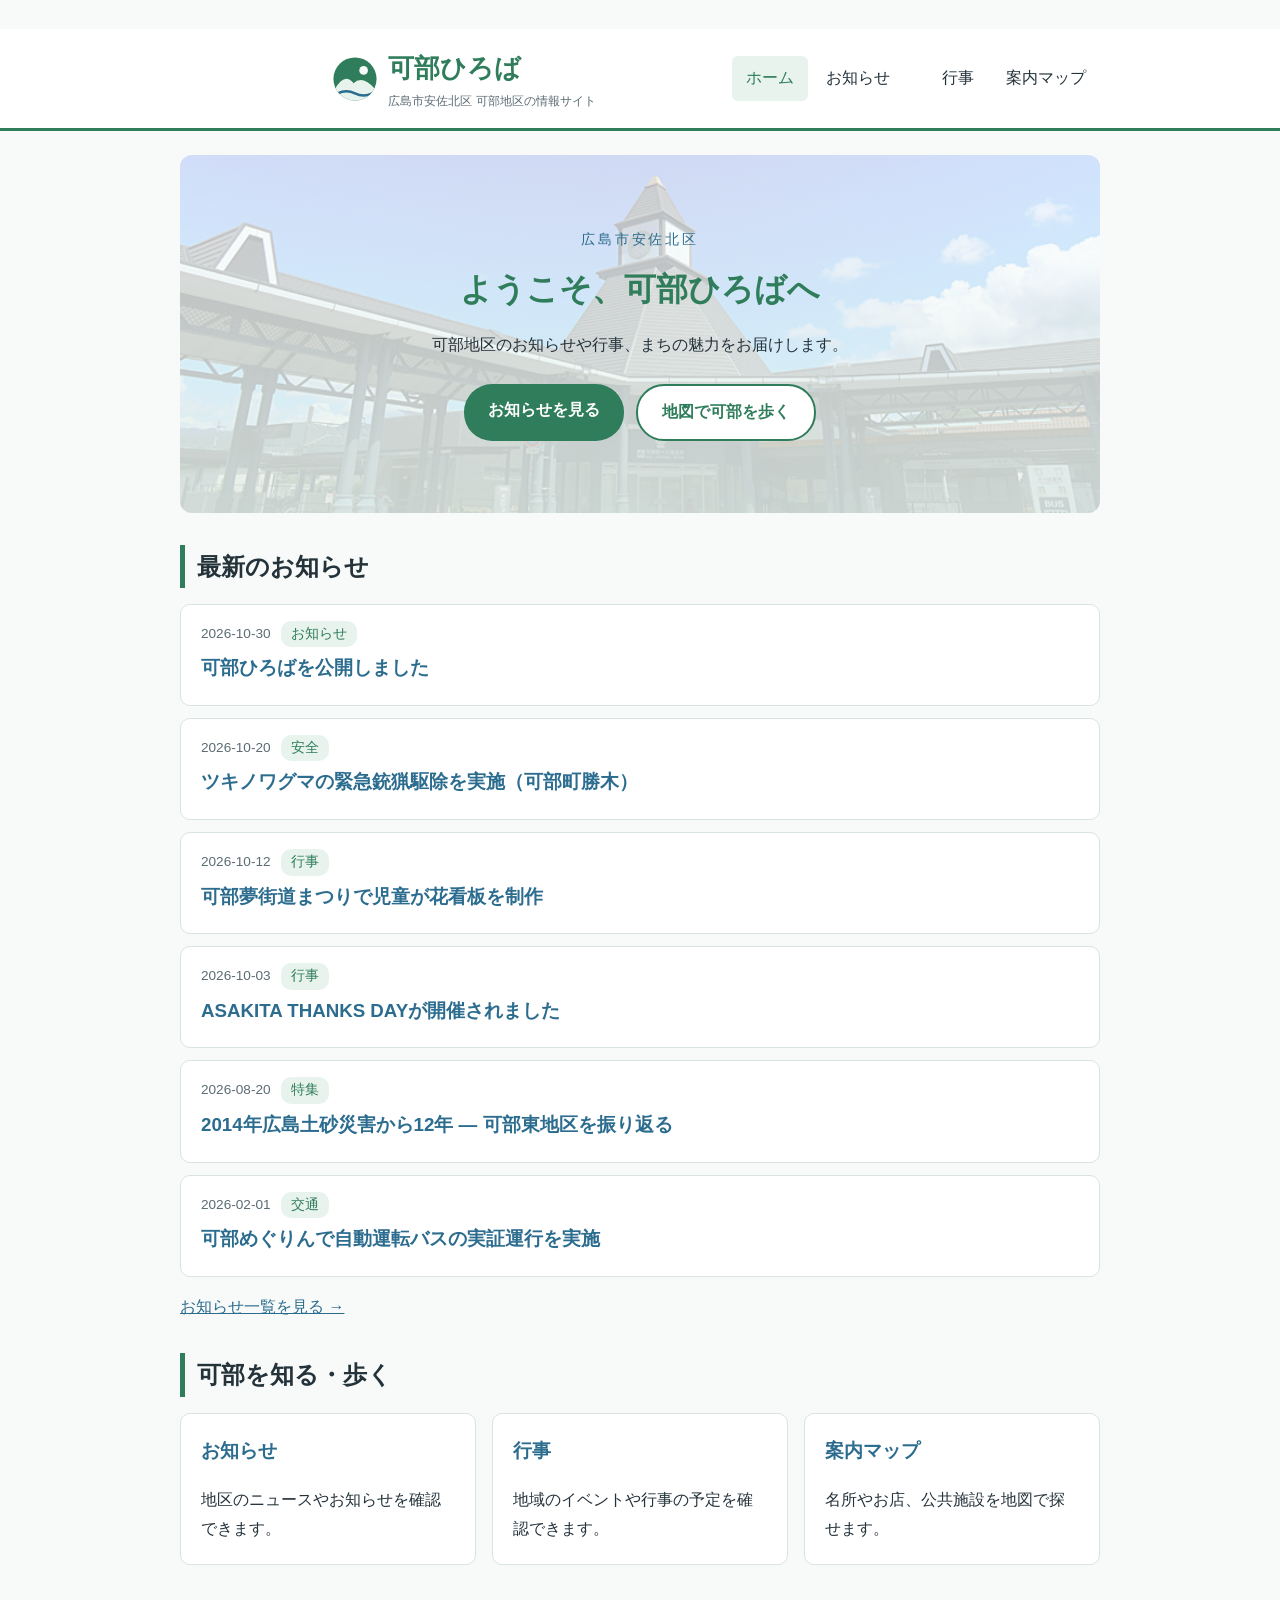
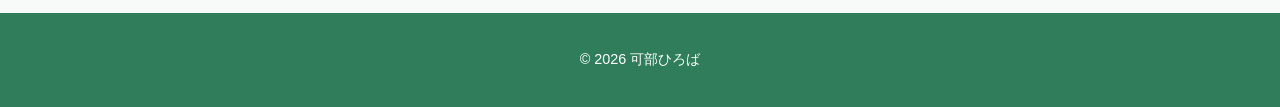
<file: index.html>
<!DOCTYPE html>
<html lang="ja">
<head><meta name="google-site-verification" content="WgWZXjJkEaSTnbx3mZvdbhkEIKZXVfK7ll38G1qIS7w" />　
  <meta name="description" content="広島市安佐北区可部地区のお知らせ・行事と、名所やお店を探せる案内マップをまとめた情報サイト「可部ひろば」です。">
  <meta name="description" content="広島市安佐北区可部地区のお知らせ・行事と、名所やお店を探せる案内マップをまとめた情報サイトです。">
  <meta charset="UTF-8">
  <meta name="viewport" content="width=device-width, initial-scale=1.0">
  <title>可部ひろば | 広島市安佐北区 可部地区の情報サイト</title>
  <link rel="stylesheet" href="css/style.css">
</head>
<body>
  <header class="site-header">
    <div class="header-inner">　
          <h1 class="site-title">
        <a href="index.html">
          <img class="logo" src="images/logo.svg" alt="">
          <span>可部ひろば<small>広島市安佐北区 可部地区の情報サイト</small></span>
        </a>
      </h1>
      <nav class="main-nav">
        <ul>
          <li><a href="index.html" class="current">ホーム</a></li>
          <li><a href="news.html">お知らせ</a></li>
        　 <li><a href="events.html">行事</a></li>
          <li><a href="map.html">案内マップ</a></li>
        </ul>
      </nav>
    </div>
  </header>

  <main>
      <section class="hero">
      <div class="hero-inner">
        <p class="hero-sub">広島市安佐北区</p>
        <h2>ようこそ、可部ひろばへ</h2>
        <p>可部地区のお知らせや行事、まちの魅力をお届けします。</p>
        <div class="hero-buttons">
          <a class="btn btn-primary" href="news.html">お知らせを見る</a>
          <a class="btn btn-secondary" href="map.html">地図で可部を歩く</a>
        </div>
      </div>
    </section> 

<h2 class="section-title">最新のお知らせ</h2>
<div id="latest-news"></div>
<p><a href="news.html">お知らせ一覧を見る →</a></p>

<h2 class="section-title">可部を知る・歩く</h2>
<div class="card-list">
  <a class="card card-link" href="news.html">
    <h3>お知らせ</h3>
    <p>地区のニュースやお知らせを確認できます。</p>
  </a>
  <a class="card card-link" href="events.html">
    <h3>行事</h3>
    <p>地域のイベントや行事の予定を確認できます。</p>
  </a>
  <a class="card card-link" href="map.html">
    <h3>案内マップ</h3>
    <p>名所やお店、公共施設を地図で探せます。</p>
  </a>
</div>
  </main>

  <footer class="site-footer">
    <p>&copy; 2026 可部ひろば</p>
  </footer>
  <script src="js/latest.js"></script>
</body>
</body>
</html>
  <link rel="icon" href="data:image/svg+xml,<svg xmlns=%22http://www.w3.org/2000/svg%22 viewBox=%220 0 100 100%22><text y=%22.9em%22 font-size=%2290%22>🌿</text></svg>">
</file>
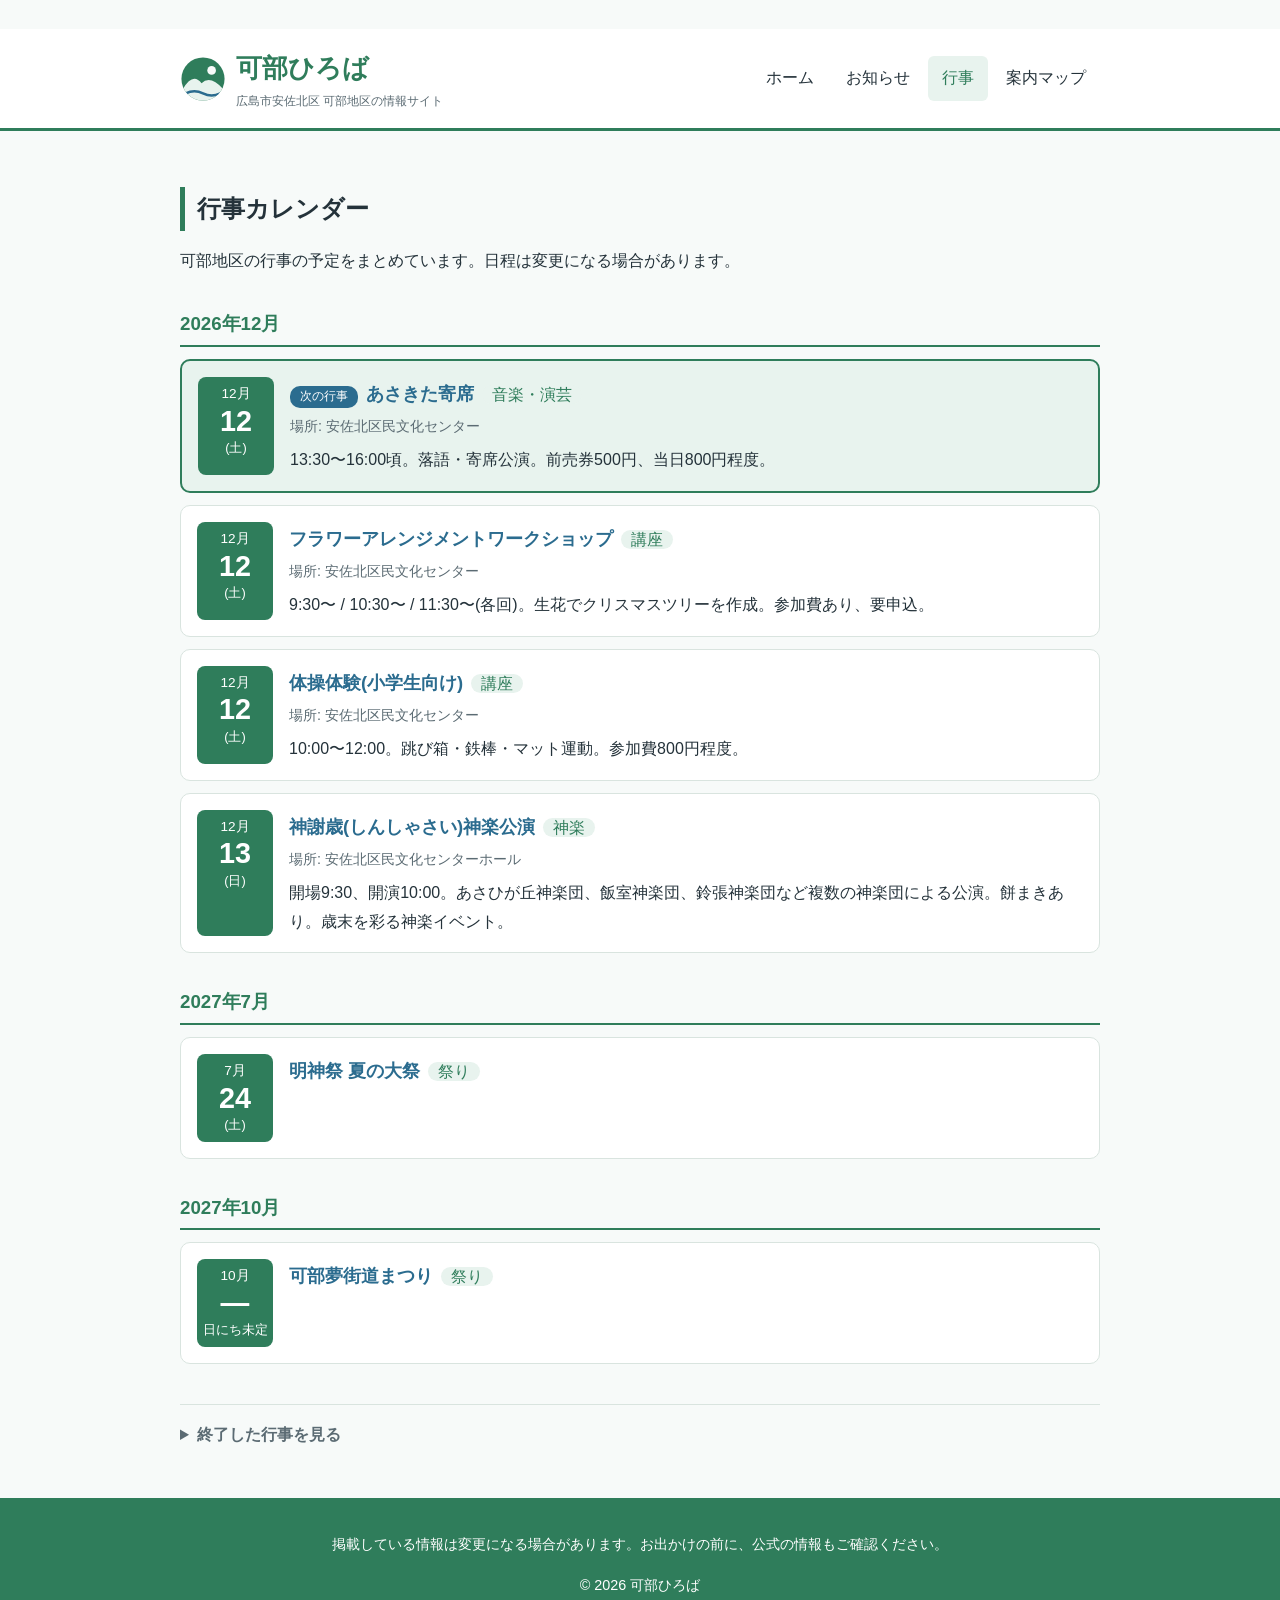
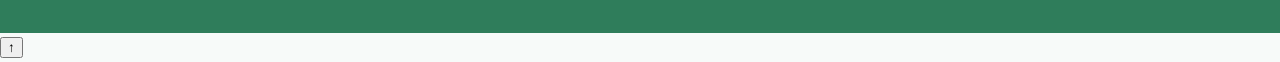
<file: events.html>
<!DOCTYPE html>
<html lang="ja">
<head>
  <meta charset="UTF-8">
  <meta name="viewport" content="width=device-width, initial-scale=1.0">
  <title>行事カレンダー | 可部ひろば</title>
  <meta name="description" content="広島市安佐北区可部地区の行事の予定を、月ごとにまとめたページです。可部ひろば。">
  <link rel="icon" href="data:image/svg+xml,<svg xmlns=%22http://www.w3.org/2000/svg%22 viewBox=%220 0 100 100%22><text y=%22.9em%22 font-size=%2290%22>🌿</text></svg>">
  <link rel="stylesheet" href="css/style.css">
</head>
<body>　

  <header class="site-header">
    <div class="header-inner">
      <h1 class="site-title">
        <a href="index.html">
          <img class="logo" src="images/logo.svg" alt="">
          <span>可部ひろば<small>広島市安佐北区 可部地区の情報サイト</small></span>
        </a>
      </h1>
      <nav class="main-nav">
        <ul>
          <li><a href="index.html">ホーム</a></li>
          <li><a href="news.html">お知らせ</a></li>
          <li><a href="events.html" class="current">行事</a></li>
          <li><a href="map.html">案内マップ</a></li>
        </ul>
      </nav>
    </div>
  </header>

  <main>
    <h2 class="section-title">行事カレンダー</h2>
    <p>可部地区の行事の予定をまとめています。日程は変更になる場合があります。</p>

    <div id="upcoming-events"></div>

    <details class="past-box">
      <summary>終了した行事を見る</summary>
      <div id="past-events"></div>
    </details>
  </main>

  <footer class="site-footer">
    <p>掲載している情報は変更になる場合があります。お出かけの前に、公式の情報もご確認ください。</p>
    <p>&copy; 2026 可部ひろば</p>
  </footer>

  <button id="to-top" class="to-top" aria-label="ページの先頭に戻る">↑</button>

  <script src="js/events.js"></script>
  <script src="js/common.js"></script>
</body>
</html>
</file>
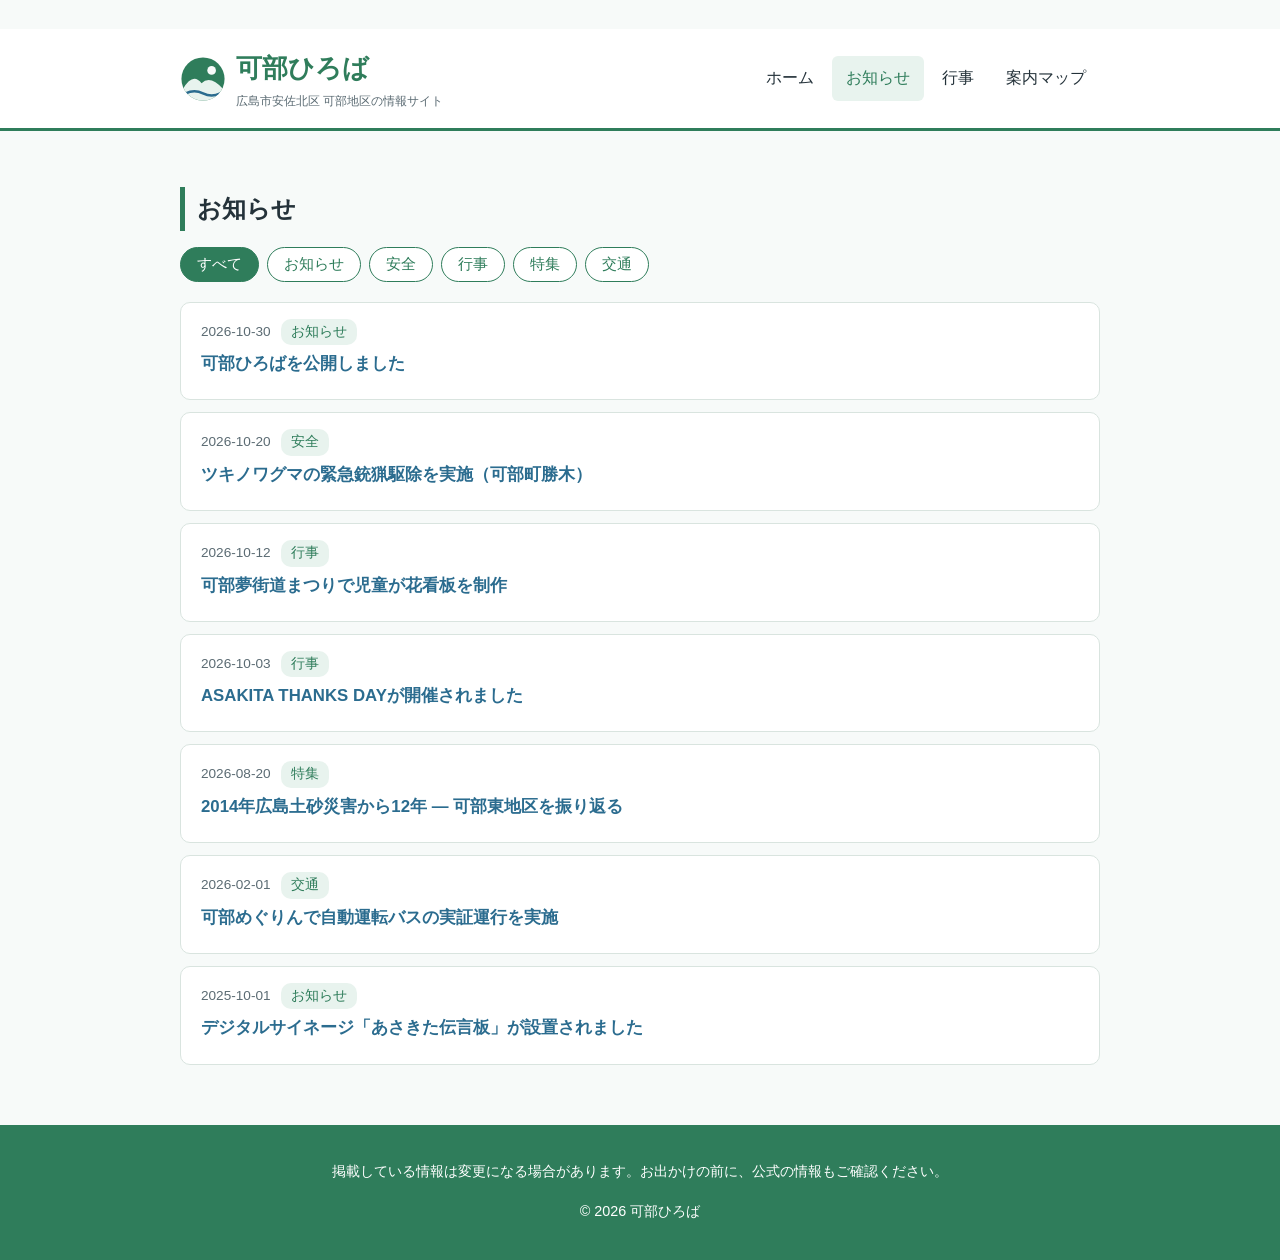
<file: news.html>
<!DOCTYPE html>
<html lang="ja">
<head>　
  <meta name="description" content="広島市安佐北区可部地区の行事やお知らせの一覧です。可部ひろば。">
  <meta charset="UTF-8">
  <meta name="viewport" content="width=device-width, initial-scale=1.0">
  <title>お知らせ | 可部ひろば</title>
  <link rel="stylesheet" href="css/style.css">
</head>　
<body>

  <header class="site-header">
    <div class="header-inner">
            <h1 class="site-title">
        <a href="index.html">
          <img class="logo" src="images/logo.svg" alt="">
          <span>可部ひろば<small>広島市安佐北区 可部地区の情報サイト</small></span>
        </a>
      </h1>
      <nav class="main-nav">
        <ul>
          <li><a href="index.html">ホーム</a></li>
          <li><a href="news.html" class="current">お知らせ</a></li>
                    <li><a href="events.html">行事</a></li>
          <li><a href="map.html">案内マップ</a></li>
        </ul>
      </nav>
    </div>
  </header>

  <main>
    <h2 class="section-title">お知らせ</h2>

    <div id="category-filter" class="filter"></div>
    <div id="news-list"></div>
  </main>

  <footer class="site-footer">
    <p>掲載している情報は変更になる場合があります。お出かけの前に、公式の情報もご確認ください。</p>
    <p>&copy; 2026 可部ひろば</p>
  </footer>
  
  <script src="js/news.js"></script>
</body>
</html>
  <link rel="icon" href="data:image/svg+xml,<svg xmlns=%22http://www.w3.org/2000/svg%22 viewBox=%220 0 100 100%22><text y=%22.9em%22 font-size=%2290%22>🌿</text></svg>">
</file>
<file: css/style.css>
/* ===== 基本設定 ===== */
:root {
  --green: #2f7d5b;
  --green-light: #e8f3ee;
  --blue: #2b6c8f;
  --text: #24323a;
  --sub-text: #5b6b73;
  --bg: #f7faf9;
  --border: #d9e4df;
}
* { box-sizing: border-box; }

body {
  margin: 0;
  font-family: "Hiragino Kaku Gothic ProN", "Meiryo", sans-serif;
  color: var(--text);
  background: var(--bg);
  line-height: 1.8;
}

a { color: var(--blue); }

/* ===== ヘッダー ===== */
.site-header {
  background: #fff;
  border-bottom: 3px solid var(--green);
}

.header-inner {
  max-width: 960px;
  margin: 0 auto;
  padding: 16px 20px;
  display: flex;
  flex-wrap: wrap;
  align-items: center;
  justify-content: space-between;
  gap: 8px;
}

.site-title {
  margin: 0;
  font-size: 1.6rem;
  color: var(--green);
}

.site-title a {
  color: inherit;
  text-decoration: none;
}

.site-title small {
  display: block;
  font-size: 0.75rem;
  color: var(--sub-text);
  font-weight: normal;
}

/* ===== メニュー ===== */
.main-nav ul {
  list-style: none;
  margin: 0;
  padding: 0;
  display: flex;
  flex-wrap: wrap;
  gap: 4px;
}

.main-nav a {
  display: block;
  padding: 8px 14px;
  color: var(--text);
  text-decoration: none;
  border-radius: 6px;
}

.main-nav a:hover,
.main-nav a.current {
  background: var(--green-light);
  color: var(--green);
}

/* ===== メイン ===== */
main {
  max-width: 960px;
  margin: 0 auto;
  padding: 24px 20px 48px;
}

.hero {
  background: var(--green-light);
  border-radius: 12px;
  padding: 40px 24px;
  text-align: center;
  margin-bottom: 32px;
}

.hero h2 {
  margin: 0 0 8px;
  color: var(--green);
}

.section-title {
  border-left: 5px solid var(--green);
  padding-left: 12px;
  margin: 32px 0 16px;
}

.card-list {
  display: grid;
  grid-template-columns: repeat(auto-fit, minmax(260px, 1fr));
  gap: 16px;
}

.card {
  background: #fff;
  border: 1px solid var(--border);
  border-radius: 10px;
  padding: 20px;
}

.card h3 { margin-top: 0; color: var(--blue); }

/* ===== フッター ===== */
.site-footer {
  background: var(--green);
  color: #fff;
  text-align: center;
  padding: 20px;
  font-size: 0.9rem;
}
/* ===== お知らせ ===== */
.filter {
  display: flex;
  flex-wrap: wrap;
  gap: 8px;
  margin-bottom: 20px;
}

.filter-btn {
  padding: 6px 16px;
  border: 1px solid var(--green);
  background: #fff;
  color: var(--green);
  border-radius: 20px;
  font-size: 0.95rem;
  cursor: pointer;
}

.filter-btn.active,
.filter-btn:hover {
  background: var(--green);
  color: #fff;
}

.news-item {
  background: #fff;
  border: 1px solid var(--border);
  border-radius: 10px;
  padding: 16px 20px;
  margin-bottom: 12px;
}

.news-item h3 {
  margin: 4px 0;
  color: var(--blue);
}

.news-item p {
  margin: 4px 0 0;
}

.news-meta {
  display: flex;
  align-items: center;
  gap: 10px;
  font-size: 0.85rem;
  color: var(--sub-text);
}

.news-tag {
  background: var(--green-light);
  color: var(--green);
  padding: 1px 10px;
  border-radius: 10px;
}
/* ===== 案内マップ ===== */
#map {
  height: 480px;
  border: 1px solid var(--border);
  border-radius: 10px;
}

@media (max-width: 600px) {
  #map { height: 360px; }
} 
/* ===== トップページのカード ===== */
.card-link {
  display: block;
  color: inherit;
  text-decoration: none;
  transition: border-color 0.2s, box-shadow 0.2s;
}

.card-link:hover {
  border-color: var(--green);
  box-shadow: 0 2px 8px rgba(47, 125, 91, 0.15);
}

.card-link p {
  margin-bottom: 0;
}
/* ===== 地図のピンの色 ===== */
.pin-wrapper {
  background: none;
  border: none;
}

.pin {
  display: block;
  position: relative;
  width: 26px;
  height: 26px;
  border-radius: 50% 50% 50% 0;
  transform: rotate(-45deg);
  border: 2px solid #fff;
  box-shadow: 0 1px 4px rgba(0, 0, 0, 0.4);
}

.pin::after {
  content: "";
  position: absolute;
  top: 50%;
  left: 50%;
  width: 8px;
  height: 8px;
  margin: -4px 0 0 -4px;
  background: #fff;
  border-radius: 50%;
}

.color-dot {
  display: inline-block;
  width: 12px;
  height: 12px;
  border-radius: 50%;
  margin-right: 6px;
  vertical-align: middle;
}

/* ===== 場所の一覧 ===== */
.spot-card .spot-name {
  display: block;
  width: 100%;
  padding: 0;
  border: none;
  background: none;
  text-align: left;
  font-size: 1.1rem;
  font-weight: bold;
  color: var(--blue);
  cursor: pointer;
  font-family: inherit;
}

.spot-card .spot-name:hover {
  text-decoration: underline;
}

.spot-category {
  font-size: 0.85rem;
  color: var(--sub-text);
  margin-top: 2px;
}

.spot-card p {
  margin: 6px 0 0;
}
/* ===== ロゴ ===== */
.site-title a {
  display: flex;
  align-items: center;
  gap: 10px;
}

.logo {
  width: 46px;
  height: 46px;
  flex-shrink: 0;
}

/* ===== トップページの大きな枠 ===== */
.hero {
  background:
    linear-gradient(rgba(255, 255, 255, 0.7), rgba(232, 243, 238, 0.85)),
    url("../images/hero.jpg") center / cover no-repeat,
    var(--green-light);
  border-radius: 12px;
  padding: 72px 24px;
  text-align: center;
  margin-bottom: 32px;
}

.hero-sub {
  margin: 0 0 4px;
  color: var(--blue);
  letter-spacing: 0.2em;
  font-size: 0.9rem;
}

.hero h2 {
  margin: 0 0 12px;
  font-size: 2rem;
  color: var(--green);
}

.hero p {
  margin: 0 0 8px;
}

.hero-buttons {
  display: flex;
  flex-wrap: wrap;
  justify-content: center;
  gap: 12px;
  margin-top: 24px;
}

.btn {
  display: inline-block;
  padding: 12px 24px;
  border-radius: 28px;
  text-decoration: none;
  font-weight: bold;
}

.btn-primary {
  background: var(--green);
  color: #fff;
}

.btn-primary:hover {
  background: #256349;
}

.btn-secondary {
  background: #fff;
  color: var(--green);
  border: 2px solid var(--green);
}

.btn-secondary:hover {
  background: var(--green-light);
}

@media (max-width: 600px) {
  .hero { padding: 48px 16px; }
  .hero h2 { font-size: 1.5rem; }
}
/* ===== 行事カレンダー ===== */
.month-heading {
  margin: 32px 0 12px;
  padding-bottom: 4px;
  border-bottom: 2px solid var(--green);
  color: var(--green);
}

.event-list {
  display: grid;
  gap: 12px;
}

.event-card {
  display: flex;
  gap: 16px;
  background: #fff;
  border: 1px solid var(--border);
  border-radius: 10px;
  padding: 16px;
}

.event-card.next {
  border: 2px solid var(--green);
  background: var(--green-light);
}

.event-date {
  flex-shrink: 0;
  width: 76px;
  text-align: center;
  background: var(--green);
  color: #fff;
  border-radius: 8px;
  padding: 8px 4px;
  line-height: 1.3;
}

.event-month {
  display: block;
  font-size: 0.85rem;
}

.event-day {
  display: block;
  font-size: 1.8rem;
  font-weight: bold;
}

.event-weekday {
  display: block;
  font-size: 0.8rem;
}

.event-body {
  min-width: 0;
}

.event-label {
  display: inline-block;
  background: var(--blue);
  color: #fff;
  font-size: 0.75rem;
  padding: 0 10px;
  border-radius: 10px;
  margin-right: 8px;
}

.event-title {
  display: inline;
  margin: 0 8px 0 0;
  font-size: 1.15rem;
  color: var(--blue);
}

.event-meta {
  margin-top: 4px;
  font-size: 0.9rem;
  color: var(--sub-text);
}

.event-desc {
  margin-top: 6px;
}

.past-box {
  margin-top: 40px;
  border-top: 1px solid var(--border);
  padding-top: 16px;
}

.past-box summary {
  cursor: pointer;
  font-weight: bold;
  color: var(--sub-text);
}
/* ===== お知らせの開閉 ===== */
.news-item {
  cursor: pointer;
  transition: box-shadow 0.2s;
}

.news-item:hover {
  box-shadow: 0 2px 8px rgba(47, 125, 91, 0.12);
}

.news-title {
  margin: 6px 0 0;
  color: var(--blue);
  font-size: 1.05rem;
}

.news-body {
  max-height: 0;
  overflow: hidden;
  opacity: 0;
  margin: 0;
  transition: max-height 0.3s ease, opacity 0.25s ease, margin 0.25s ease;
  color: var(--text);
  line-height: 1.7;
  font-size: 0.95rem;
}

.news-item.open .news-body {
  max-height: 500px;
  opacity: 1;
  margin-top: 12px;
}

.news-item.open {
  border-color: var(--green);
}
</file>
